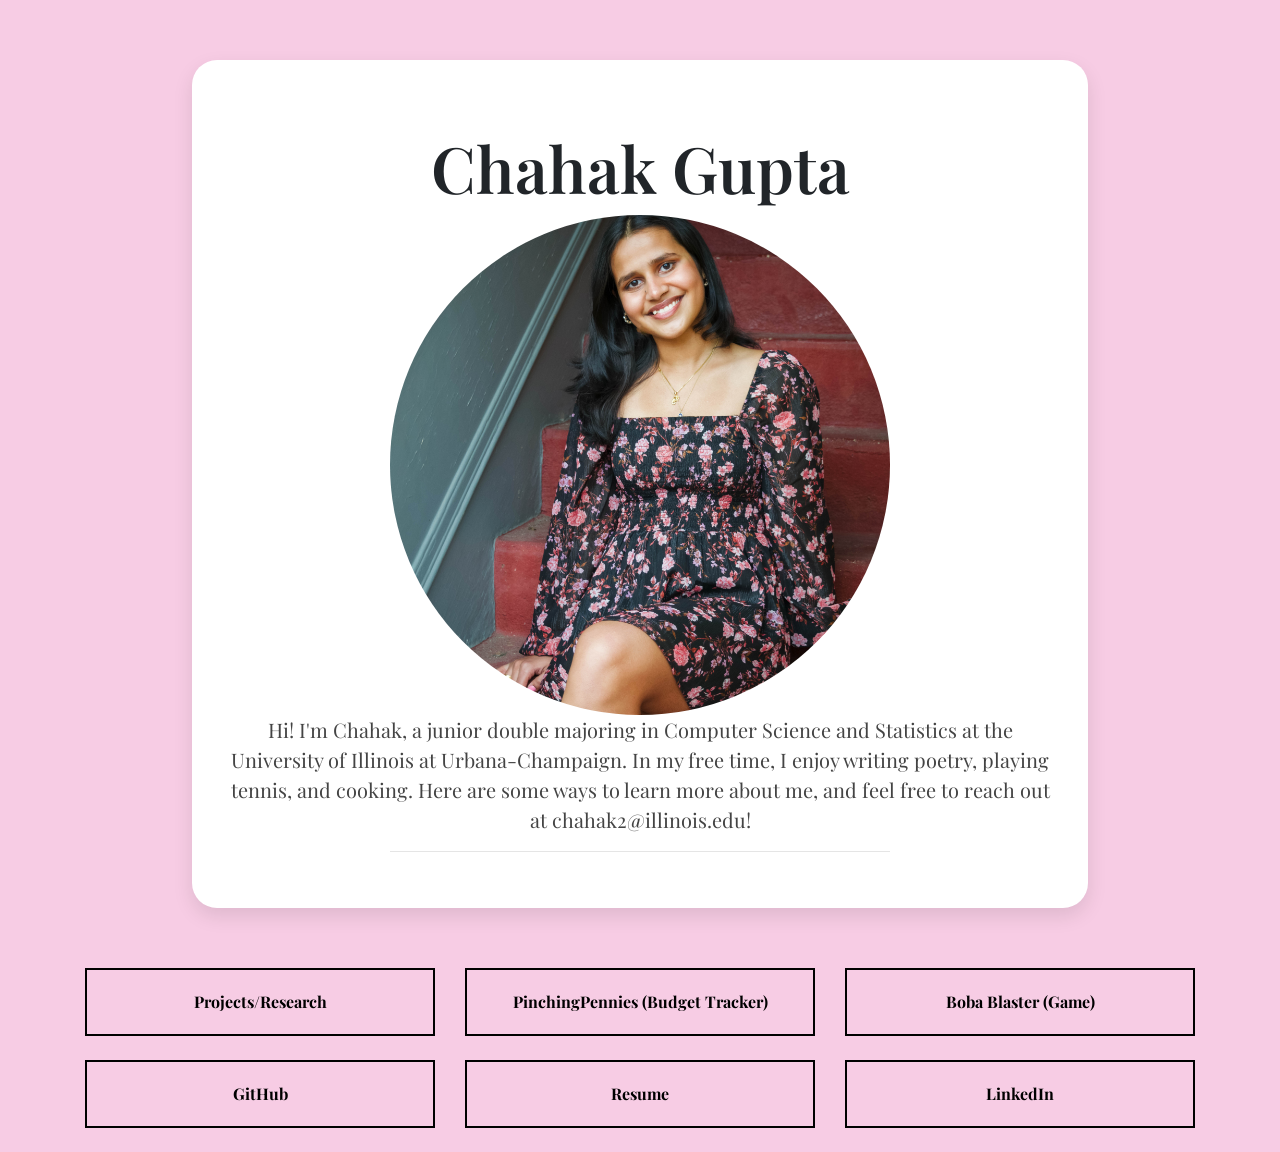
<file: index.html>
<!DOCTYPE html>
<html lang = "en">
<head>
    <meta charset="UTF-8">
    <meta name="viewport" content="width=device-width, initial-scale=1, shrink-to-fit=no">
    <link href="https://fonts.googleapis.com/css2?family=Playfair+Display:wght@400;600&display=swap" rel="stylesheet">
    <link rel="stylesheet" href="https://cdn.jsdelivr.net/npm/bootstrap@4.4.1/dist/css/bootstrap.min.css" integrity="sha384-Vkoo8x4CGsO3+Hhxv8T/Q5PaXtkKtu6ug5TOeNV6gBiFeWPGFN9MuhOf23Q9Ifjh" crossorigin="anonymous">
    <link rel="stylesheet" href="style.css">
    <title>JBG Chahak Gupta Portfolio</title>
</head>

<body>
<div class="jumbotron text-center bg-white">
  

  <h1>Chahak Gupta</h1>
  <img src="DSC_0220 2.JPEG" alt="Me" class="circle_image">
  <p class="lead">
    Hi! I'm Chahak, a junior double majoring in Computer Science and Statistics at the University of Illinois at Urbana-Champaign. In my free time, I enjoy writing poetry, playing tennis, and cooking. Here are some ways to learn more about me, and feel free to reach out at chahak2@illinois.edu!
  </p>

  <hr style="width:60%">
</div>
<div class="container text-center">
  <div class="row justify-content-center">

    <div class="col-md-4 mb-4">
      <a href="projects.html" class="portfolio-button">Projects/Research</a>
    </div>

    <div class="col-md-4 mb-4">
      <a href="https://pinchingpennies.netlify.app/" class="portfolio-button" target="_blank" rel="noopener">PinchingPennies (Budget Tracker)</a>
    </div>

    <div class="col-md-4 mb-4">
      <a href="https://bobablaster.netlify.app/" class="portfolio-button" target="_blank" rel="noopener">Boba Blaster (Game)</a>
    </div>

    <div class="col-md-4 mb-4">
      <a href="https://github.com/chahakg" class="portfolio-button" target="_blank" rel="noopener">GitHub</a>
    </div>

    <div class="col-md-4 mb-4">
      <a href="JBG_Chahak_Gupta_Resume.pdf" class="portfolio-button" target="_blank">Resume</a>
    </div>

    <div class="col-md-4 mb-4">
      <a href="https://www.linkedin.com/in/chahak-gupta" class="portfolio-button" target="_blank" rel="noopener">LinkedIn</a>
    </div>

  </div>
</div>


<script src="https://code.jquery.com/jquery-3.4.1.slim.min.js" integrity="sha384-J6qa4849blE2+poT4WnyKhv5vZF5SrPo0iEjwBvKU7imGFAV0wwj1yYfoRSJoZ+n" crossorigin="anonymous"></script>
<script src="https://cdn.jsdelivr.net/npm/popper.js@1.16.0/dist/umd/popper.min.js" integrity="sha384-Q6E9RHvbIyZFJoft+2mJbHaEWldlvI9IOYy5n3zV9zzTtmI3UksdQRVvoxMfooAo" crossorigin="anonymous"></script>
<script src="https://cdn.jsdelivr.net/npm/bootstrap@4.4.1/dist/js/bootstrap.min.js" integrity="sha384-wfSDF2E50Y2D1uUdj0O3uMBJnjuUD4Ih7YwaYd1iqfktj0Uod8GCExl3Og8ifwB6" crossorigin="anonymous"></script>
</body>


</html>
</file>
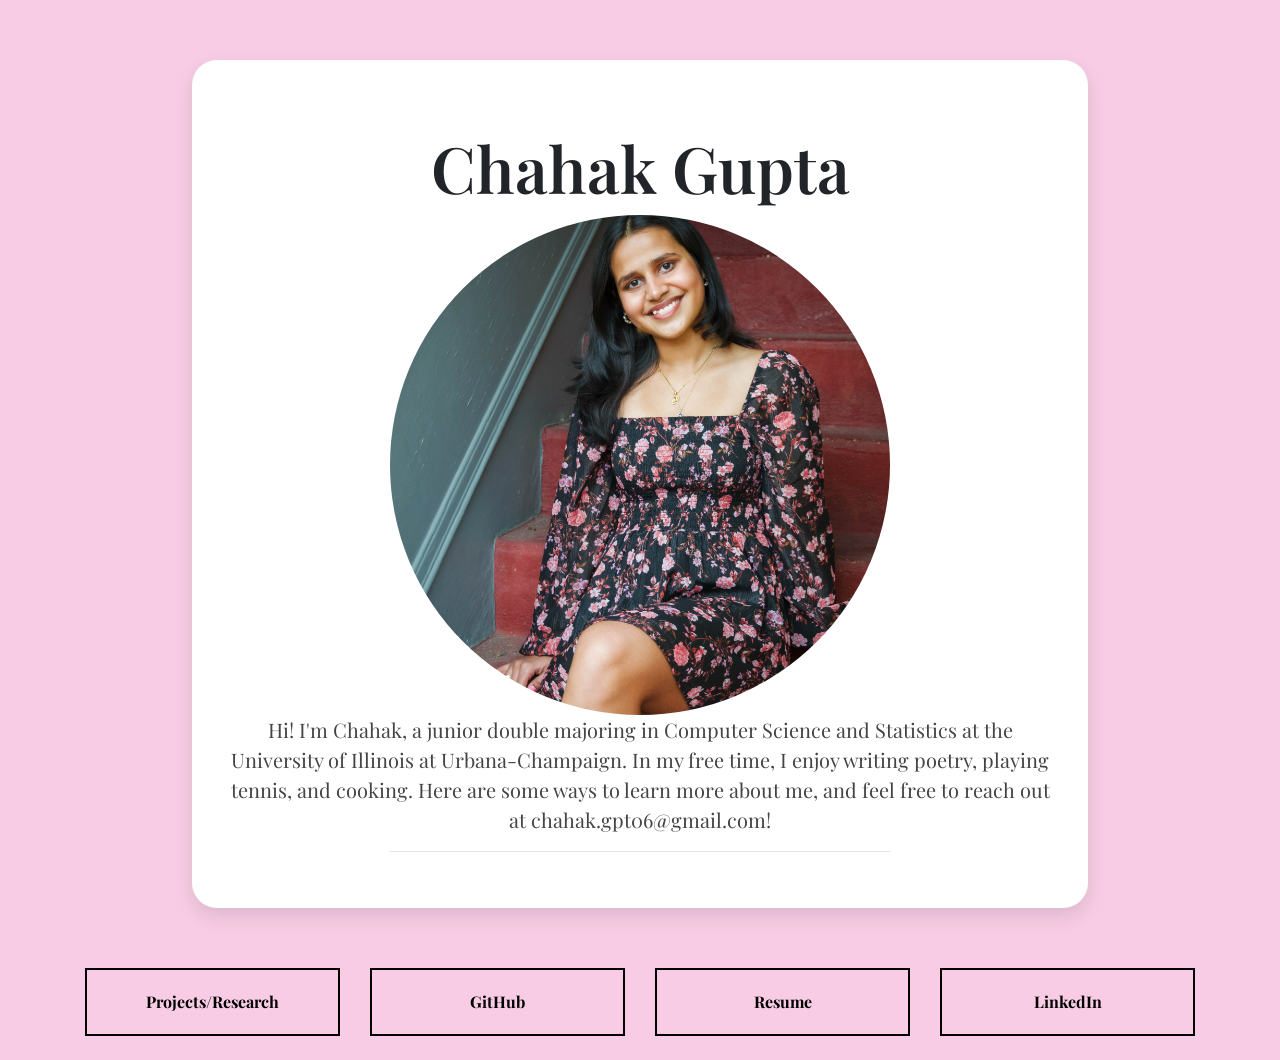
<file: frontend.html>
<!DOCTYPE html>
<html lang = "en">
<head>
    <meta charset="UTF-8">
    <meta name="viewport" content="width=device-width, initial-scale=1, shrink-to-fit=no">
    <link href="https://fonts.googleapis.com/css2?family=Playfair+Display:wght@400;600&display=swap" rel="stylesheet">
    <link rel="stylesheet" href="https://cdn.jsdelivr.net/npm/bootstrap@4.4.1/dist/css/bootstrap.min.css" integrity="sha384-Vkoo8x4CGsO3+Hhxv8T/Q5PaXtkKtu6ug5TOeNV6gBiFeWPGFN9MuhOf23Q9Ifjh" crossorigin="anonymous">
    <link rel="stylesheet" href="style.css">
    <title>JBG Chahak Gupta Portfolio</title>
</head>

<body>
<div class="jumbotron text-center bg-white">
  

  <h1>Chahak Gupta</h1>
  <img src="DSC_0220 2.JPEG" alt="Me" class="circle_image">
  <p class="lead">
    Hi! I'm Chahak, a junior double majoring in Computer Science and Statistics at the University of Illinois at Urbana-Champaign. In my free time, I enjoy writing poetry, playing tennis, and cooking. Here are some ways to learn more about me, and feel free to reach out at chahak.gpt06@gmail.com!
  </p>

  <hr style="width:60%">
</div>
<div class="container text-center">
  <div class="row justify-content-center">

    <div class="col-md-3 mb-4">
      <a href="projects.html" class="portfolio-button">Projects/Research</a>
    </div>

    <div class="col-md-3 mb-4">
      <a href="https://github.com/chahakg" class="portfolio-button">GitHub</a>
    </div>

    <div class="col-md-3 mb-4">
      <a href="Chahak_Gupta_ResumeMarch.pdf" class="portfolio-button" target="_blank">
  Resume
</a>
    </div>
    <div class="col-md-3 mb-4>">
      <a href="https://www.linkedin.com/in/chahak-gupta" class="portfolio-button"> LinkedIn</a>
      
    </dic>

  </div>
</div>


<script src="https://code.jquery.com/jquery-3.4.1.slim.min.js" integrity="sha384-J6qa4849blE2+poT4WnyKhv5vZF5SrPo0iEjwBvKU7imGFAV0wwj1yYfoRSJoZ+n" crossorigin="anonymous"></script>
<script src="https://cdn.jsdelivr.net/npm/popper.js@1.16.0/dist/umd/popper.min.js" integrity="sha384-Q6E9RHvbIyZFJoft+2mJbHaEWldlvI9IOYy5n3zV9zzTtmI3UksdQRVvoxMfooAo" crossorigin="anonymous"></script>
<script src="https://cdn.jsdelivr.net/npm/bootstrap@4.4.1/dist/js/bootstrap.min.js" integrity="sha384-wfSDF2E50Y2D1uUdj0O3uMBJnjuUD4Ih7YwaYd1iqfktj0Uod8GCExl3Og8ifwB6" crossorigin="anonymous"></script>
</body>


</html>
</file>
<file: style.css>
.circle_image {
  width: 500px;
  height: 500px;
  border-radius: 100%;
  object-fit: cover;
}
.experience-section {
  margin-top: 80px;
}

/* left title section */

.section-title {
  font-size: 36px;
  font-weight: 600;
}

.title-underline {
  width: 40px;
  height: 4px;
  background-color: #ccc;
  margin: 10px 0 20px 0;
}

.section-description {
  color: #555;
}

/* cards */
.card-image{
  width: 100%;
  height: auto;
  border-radius: 8px;
  margin-top: 15px;
  border: 1px solid #ddd;
}
.experience-card {
  background: white;
  border: 2px solid #ddd;
  padding: 30px;
  border-radius: 10px;
  margin-bottom: 20px;
  box-shadow: 0px 5px 15px rgba(0,0,0,0.05);
}

.highlight-card {
  border: 3px solid #888;
  box-shadow: 10px 10px 0px #aaa;
}

.company {
  color: gray;
  font-weight: 600;
  margin-bottom: 15px;
}

.date-badge {
  display: inline-block;
  border: 1px solid #bbb;
  padding: 6px 12px;
  border-radius: 8px;
  font-size: 14px;
  color: #555;
  margin-bottom: 20px;
}

ul {
  padding-left: 20px;
}
.portfolio-button {
  display: block;
  border: 2px solid black;
  padding: 20px;
  text-align: center;
  font-weight: bold;
  color: black;
  text-decoration: none;
  transition: 0.3s;
}
.jumbotron h1{
  font-size: 64px;
}
.portfolio-button:hover {
  background-color: black;
  color: white;
  text-decoration: none;
}

body {
  background-color: #f7cce4;
  font-family: 'Playfair Display', serif;
  
}
h1 {
  font-weight: 600;
  margin-top: 10px;
}

.lead {
  color: #444;
}
.jumbotron {
  padding-top: 60px;
  padding-bottom: 40px;
  border-radius: 25px;
  width: 70%;
  margin: 60px auto;
  box-shadow: 0px 8px 20px rgba(0,0,0,0.1);
  padding-top: 60px;
  padding-bottom: 40px;
  background-color: #D2FFC4;
}
</file>
